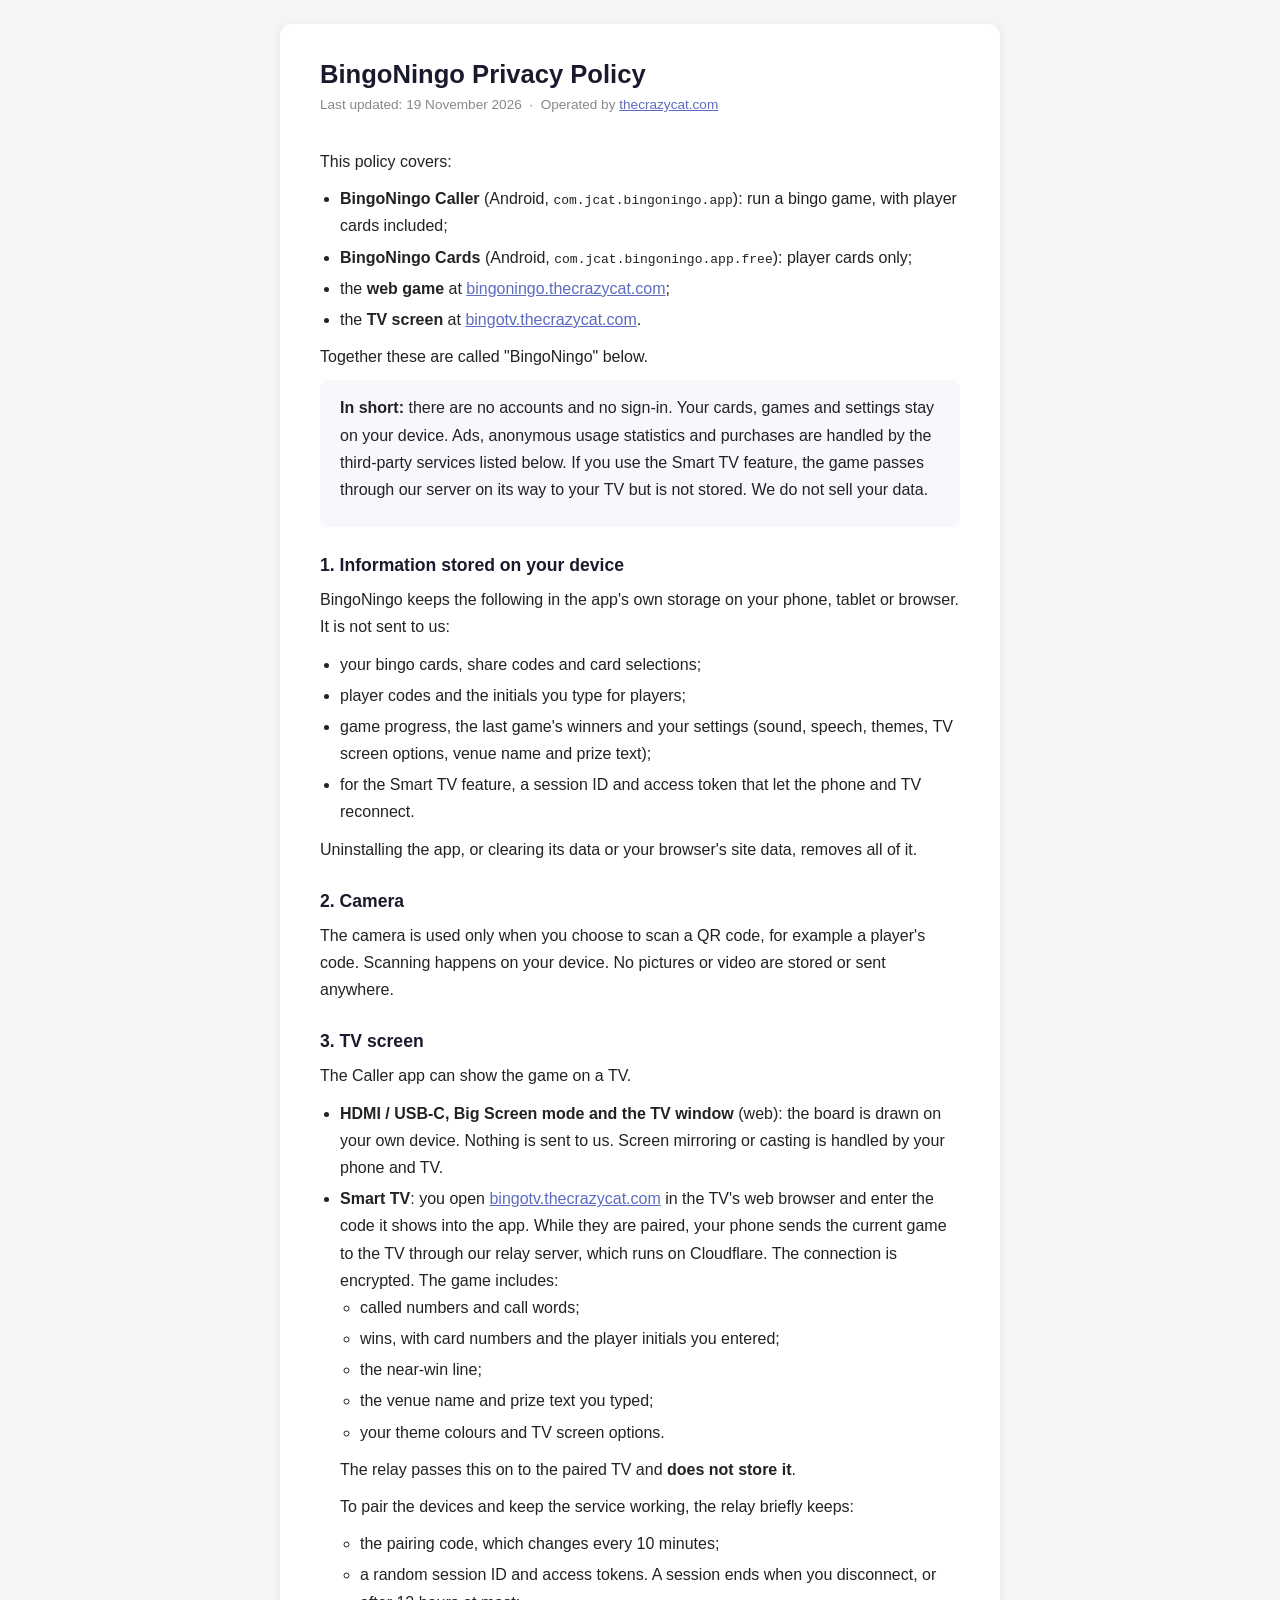
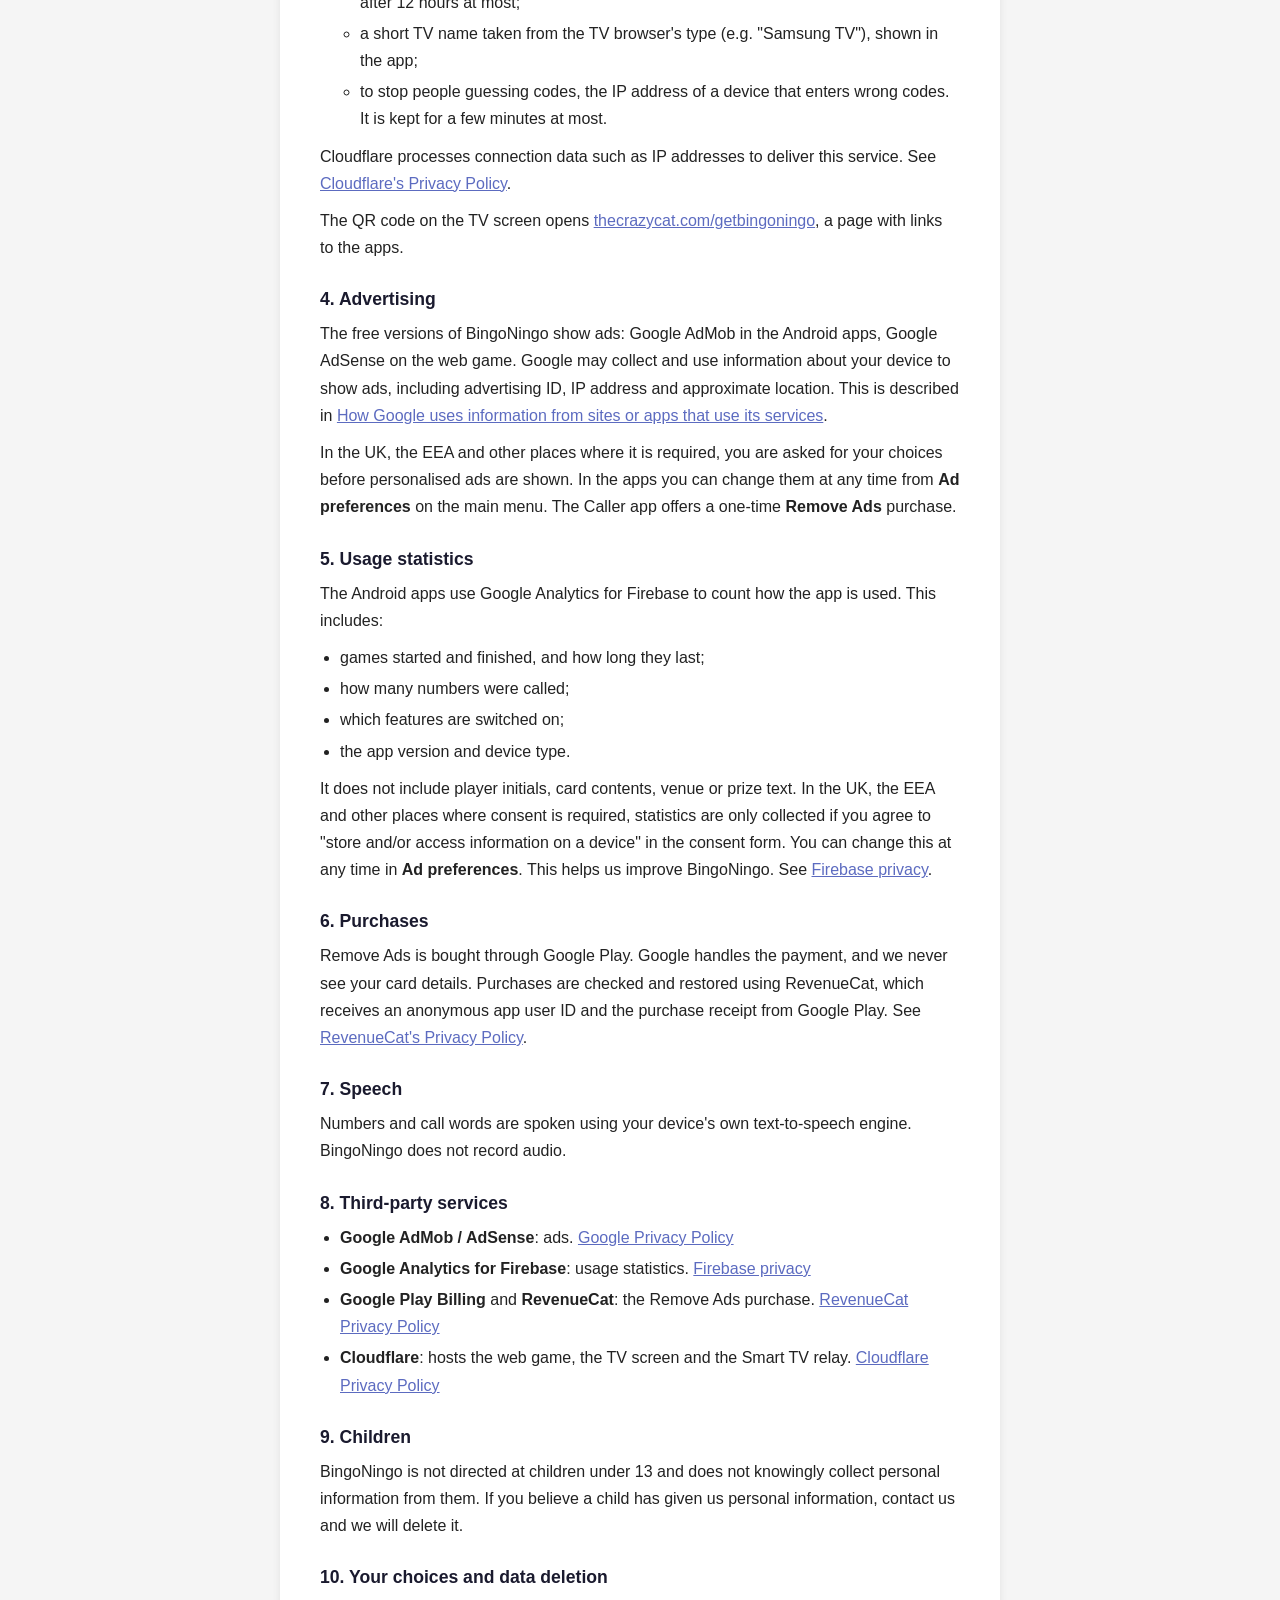
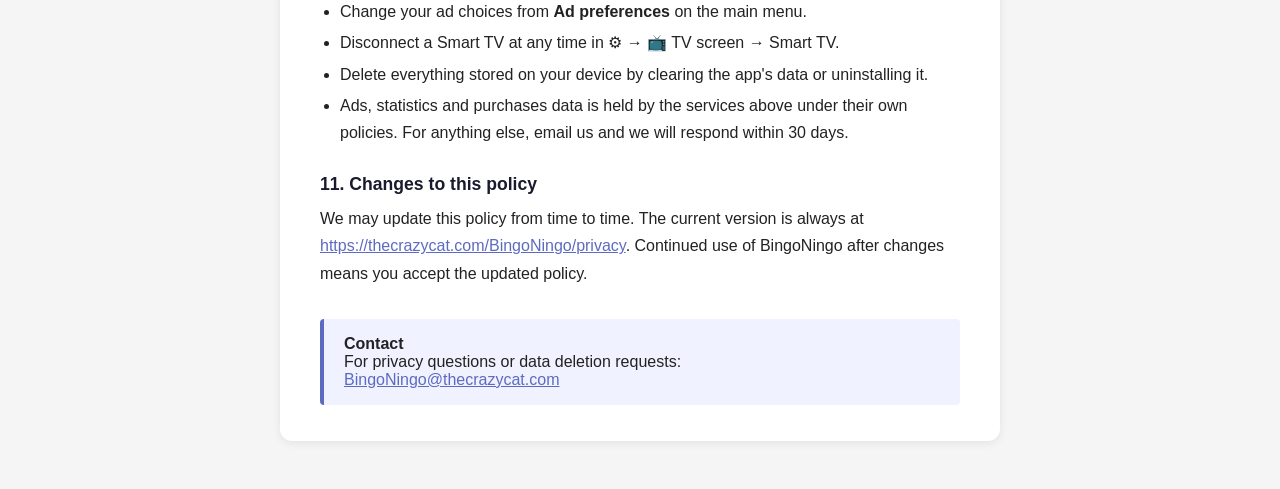
<file: privacy.html>
<!DOCTYPE html>
<html lang="en">
<head>
  <meta charset="UTF-8">
  <meta name="viewport" content="width=device-width, initial-scale=1.0">
  <title>BingoNingo — Privacy Policy</title>
  <style>
    * { box-sizing: border-box; margin: 0; padding: 0; }
    body {
      font-family: -apple-system, BlinkMacSystemFont, 'Segoe UI', Roboto, sans-serif;
      background: #f5f5f5;
      color: #222;
      padding: 24px 16px 48px;
    }
    .card {
      max-width: 720px;
      margin: 0 auto;
      background: #fff;
      border-radius: 12px;
      padding: 36px 40px;
      box-shadow: 0 2px 8px rgba(0,0,0,0.08);
    }
    h1 { font-size: 1.6rem; margin-bottom: 4px; color: #1a1a2e; }
    .meta { font-size: 0.85rem; color: #888; margin-bottom: 32px; }
    h2 { font-size: 1.1rem; margin: 28px 0 10px; color: #1a1a2e; }
    p { line-height: 1.7; margin-bottom: 10px; }
    ul { padding-left: 20px; margin-bottom: 10px; }
    li { line-height: 1.7; margin-bottom: 4px; }
    a { color: #5c6bc0; overflow-wrap: anywhere; }
    .summary { background: #f7f8fc; border-radius: 8px; padding: 14px 20px; margin-bottom: 8px; }
    .contact-box {
      background: #f0f2ff;
      border-left: 4px solid #5c6bc0;
      border-radius: 4px;
      padding: 16px 20px;
      margin-top: 32px;
    }
    @media (max-width: 560px) {
      .card { padding: 24px 20px; }
    }
  </style>
</head>
<body>
<div class="card">

  <h1>BingoNingo Privacy Policy</h1>
  <p class="meta">Last updated: 19 November 2026 &nbsp;·&nbsp; Operated by <a href="https://thecrazycat.com">thecrazycat.com</a></p>

  <p>This policy covers:</p>
  <ul>
    <li><strong>BingoNingo Caller</strong> (Android, <code>com.jcat.bingoningo.app</code>): run a bingo game, with player cards included;</li>
    <li><strong>BingoNingo Cards</strong> (Android, <code>com.jcat.bingoningo.app.free</code>): player cards only;</li>
    <li>the <strong>web game</strong> at <a href="https://bingoningo.thecrazycat.com">bingoningo.thecrazycat.com</a>;</li>
    <li>the <strong>TV screen</strong> at <a href="https://bingotv.thecrazycat.com">bingotv.thecrazycat.com</a>.</li>
  </ul>
  <p>Together these are called "BingoNingo" below.</p>

  <div class="summary">
    <p><strong>In short:</strong> there are no accounts and no sign-in. Your cards, games and settings stay on your device. Ads, anonymous usage statistics and purchases are handled by the third-party services listed below. If you use the Smart TV feature, the game passes through our server on its way to your TV but is not stored. We do not sell your data.</p>
  </div>

  <h2>1. Information stored on your device</h2>
  <p>BingoNingo keeps the following in the app's own storage on your phone, tablet or browser. It is not sent to us:</p>
  <ul>
    <li>your bingo cards, share codes and card selections;</li>
    <li>player codes and the initials you type for players;</li>
    <li>game progress, the last game's winners and your settings (sound, speech, themes, TV screen options, venue name and prize text);</li>
    <li>for the Smart TV feature, a session ID and access token that let the phone and TV reconnect.</li>
  </ul>
  <p>Uninstalling the app, or clearing its data or your browser's site data, removes all of it.</p>

  <h2>2. Camera</h2>
  <p>The camera is used only when you choose to scan a QR code, for example a player's code. Scanning happens on your device. No pictures or video are stored or sent anywhere.</p>

  <h2>3. TV screen</h2>
  <p>The Caller app can show the game on a TV.</p>
  <ul>
    <li><strong>HDMI / USB-C, Big Screen mode and the TV window</strong> (web): the board is drawn on your own device. Nothing is sent to us. Screen mirroring or casting is handled by your phone and TV.</li>
    <li><strong>Smart TV</strong>: you open <a href="https://bingotv.thecrazycat.com">bingotv.thecrazycat.com</a> in the TV's web browser and enter the code it shows into the app. While they are paired, your phone sends the current game to the TV through our relay server, which runs on Cloudflare. The connection is encrypted. The game includes:
      <ul>
        <li>called numbers and call words;</li>
        <li>wins, with card numbers and the player initials you entered;</li>
        <li>the near-win line;</li>
        <li>the venue name and prize text you typed;</li>
        <li>your theme colours and TV screen options.</li>
      </ul>
      <p>The relay passes this on to the paired TV and <strong>does not store it</strong>.</p>
      <p>To pair the devices and keep the service working, the relay briefly keeps:</p>
      <ul>
        <li>the pairing code, which changes every 10 minutes;</li>
        <li>a random session ID and access tokens. A session ends when you disconnect, or after 12 hours at most;</li>
        <li>a short TV name taken from the TV browser's type (e.g. "Samsung TV"), shown in the app;</li>
        <li>to stop people guessing codes, the IP address of a device that enters wrong codes. It is kept for a few minutes at most.</li>
      </ul>
    </li>
  </ul>
  <p>Cloudflare processes connection data such as IP addresses to deliver this service. See <a href="https://www.cloudflare.com/privacypolicy/" target="_blank" rel="noopener">Cloudflare's Privacy Policy</a>.</p>
  <p>The QR code on the TV screen opens <a href="https://thecrazycat.com/getbingoningo">thecrazycat.com/getbingoningo</a>, a page with links to the apps.</p>

  <h2>4. Advertising</h2>
  <p>The free versions of BingoNingo show ads: Google AdMob in the Android apps, Google AdSense on the web game. Google may collect and use information about your device to show ads, including advertising ID, IP address and approximate location. This is described in <a href="https://policies.google.com/technologies/partner-sites" target="_blank" rel="noopener">How Google uses information from sites or apps that use its services</a>.</p>
  <p>In the UK, the EEA and other places where it is required, you are asked for your choices before personalised ads are shown. In the apps you can change them at any time from <strong>Ad preferences</strong> on the main menu. The Caller app offers a one-time <strong>Remove Ads</strong> purchase.</p>

  <h2>5. Usage statistics</h2>
  <p>The Android apps use Google Analytics for Firebase to count how the app is used. This includes:</p>
  <ul>
    <li>games started and finished, and how long they last;</li>
    <li>how many numbers were called;</li>
    <li>which features are switched on;</li>
    <li>the app version and device type.</li>
  </ul>
  <p>It does not include player initials, card contents, venue or prize text. In the UK, the EEA and other places where consent is required, statistics are only collected if you agree to "store and/or access information on a device" in the consent form. You can change this at any time in <strong>Ad preferences</strong>. This helps us improve BingoNingo. See <a href="https://firebase.google.com/support/privacy" target="_blank" rel="noopener">Firebase privacy</a>.</p>

  <h2>6. Purchases</h2>
  <p>Remove Ads is bought through Google Play. Google handles the payment, and we never see your card details. Purchases are checked and restored using RevenueCat, which receives an anonymous app user ID and the purchase receipt from Google Play. See <a href="https://www.revenuecat.com/privacy" target="_blank" rel="noopener">RevenueCat's Privacy Policy</a>.</p>

  <h2>7. Speech</h2>
  <p>Numbers and call words are spoken using your device's own text-to-speech engine. BingoNingo does not record audio.</p>

  <h2>8. Third-party services</h2>
  <ul>
    <li><strong>Google AdMob / AdSense</strong>: ads. <a href="https://policies.google.com/privacy" target="_blank" rel="noopener">Google Privacy Policy</a></li>
    <li><strong>Google Analytics for Firebase</strong>: usage statistics. <a href="https://firebase.google.com/support/privacy" target="_blank" rel="noopener">Firebase privacy</a></li>
    <li><strong>Google Play Billing</strong> and <strong>RevenueCat</strong>: the Remove Ads purchase. <a href="https://www.revenuecat.com/privacy" target="_blank" rel="noopener">RevenueCat Privacy Policy</a></li>
    <li><strong>Cloudflare</strong>: hosts the web game, the TV screen and the Smart TV relay. <a href="https://www.cloudflare.com/privacypolicy/" target="_blank" rel="noopener">Cloudflare Privacy Policy</a></li>
  </ul>

  <h2>9. Children</h2>
  <p>BingoNingo is not directed at children under 13 and does not knowingly collect personal information from them. If you believe a child has given us personal information, contact us and we will delete it.</p>

  <h2>10. Your choices and data deletion</h2>
  <ul>
    <li>Change your ad choices from <strong>Ad preferences</strong> on the main menu.</li>
    <li>Disconnect a Smart TV at any time in ⚙ → 📺 TV screen → Smart TV.</li>
    <li>Delete everything stored on your device by clearing the app's data or uninstalling it.</li>
    <li>Ads, statistics and purchases data is held by the services above under their own policies. For anything else, email us and we will respond within 30 days.</li>
  </ul>

  <h2>11. Changes to this policy</h2>
  <p>We may update this policy from time to time. The current version is always at <a href="https://thecrazycat.com/BingoNingo/privacy">https://thecrazycat.com/BingoNingo/privacy</a>. Continued use of BingoNingo after changes means you accept the updated policy.</p>

  <div class="contact-box">
    <strong>Contact</strong><br>
    For privacy questions or data deletion requests:<br>
    <a href="mailto:BingoNingo@thecrazycat.com">BingoNingo@thecrazycat.com</a>
  </div>

</div>
</body>
</html>
</file>
